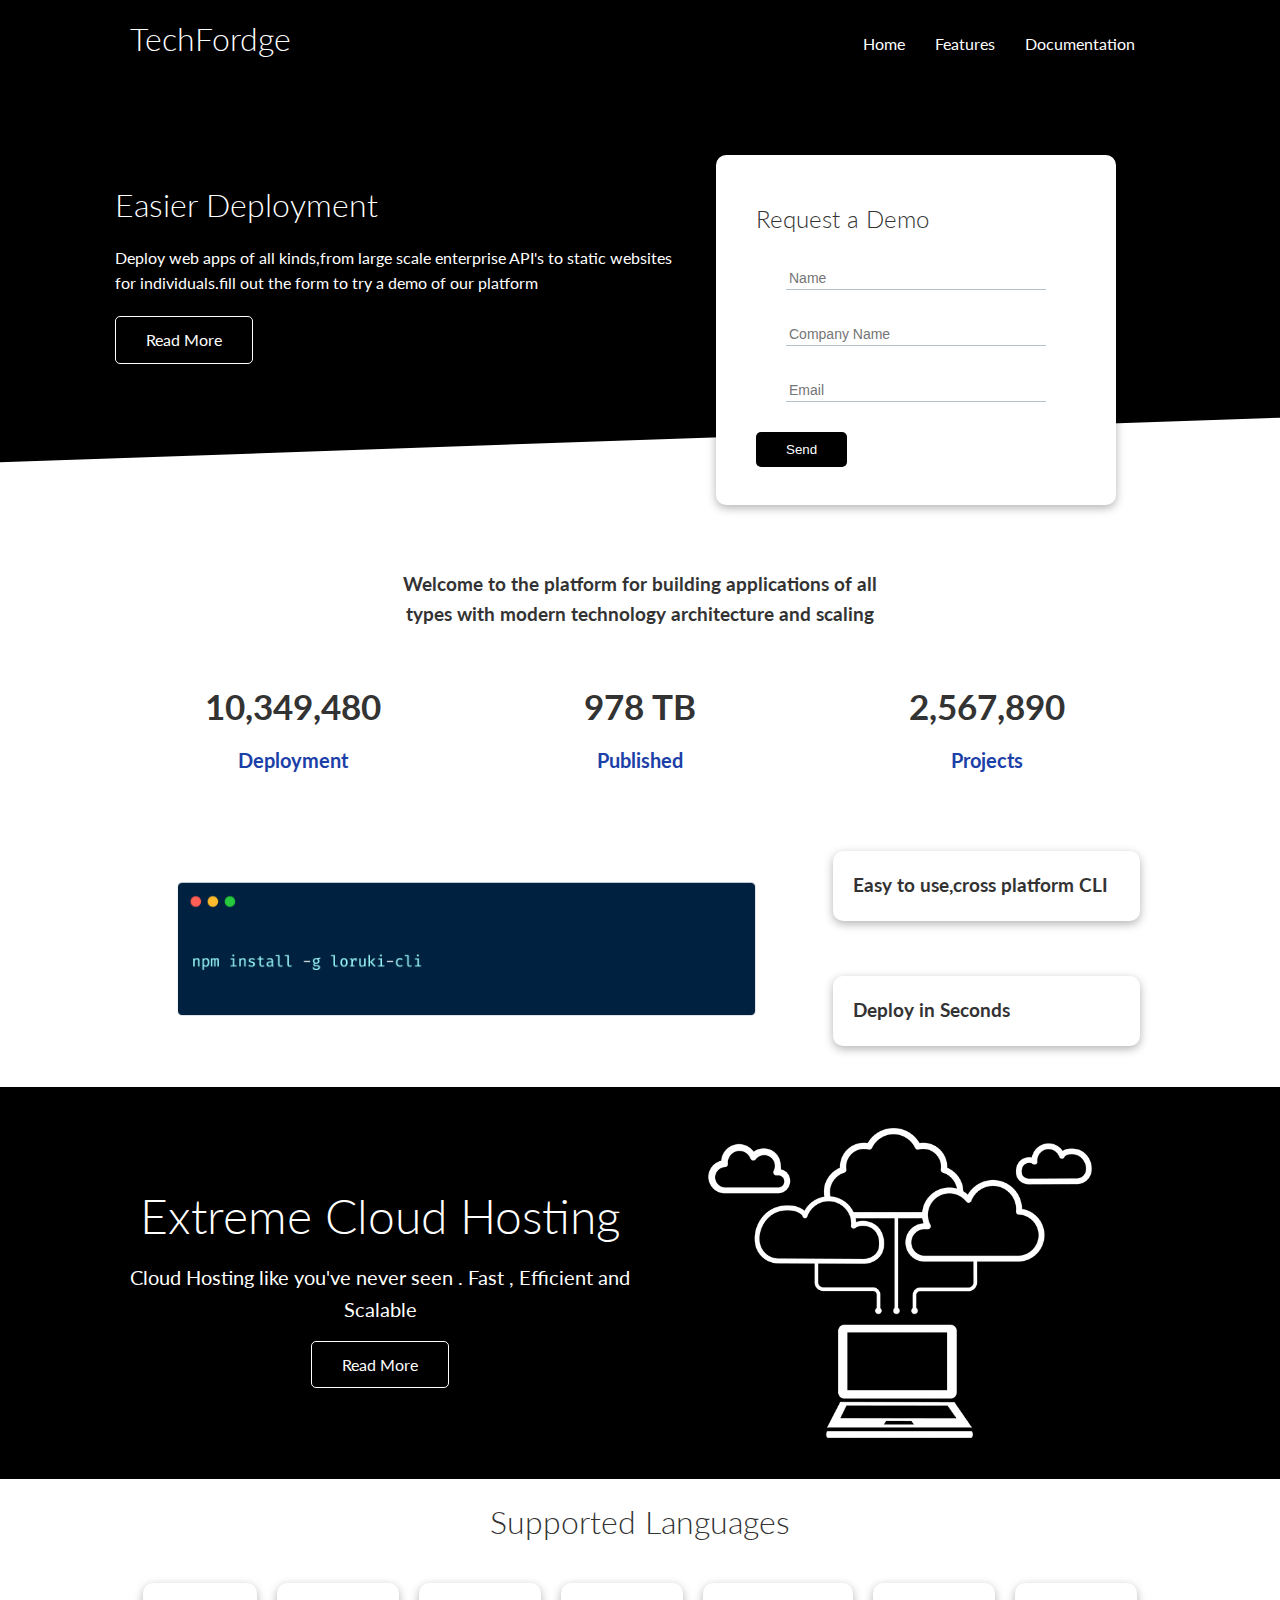
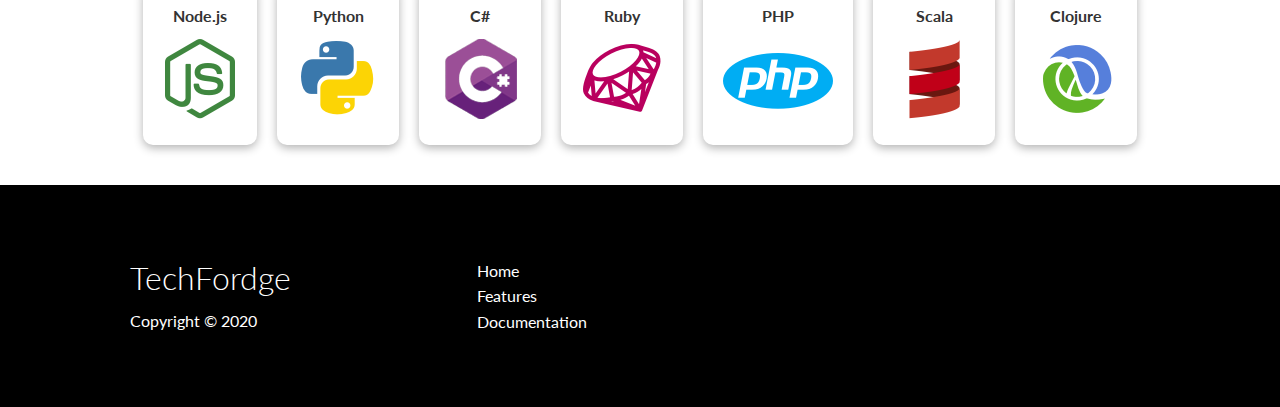
<file: html/index.html>
<!DOCTYPE html>
<html lang="en">
<head>
    <meta charset="UTF-8">
    <meta name="viewport" content="width=device-width, initial-scale=1.0">
    <link rel="stylesheet"  href="https://cdnjs.cloudflare.com/ajax/libs/font-awesome/6.5.1/css/all.min.css" integrity="sha512-DTOQO9RWCH3ppGqcWaEA1BIZOC6xxalwEsw9c2QQeAIftl+Vegovlnee1c9QX4TctnWMn13TZye+giMm8e2LwA==" crossorigin="anonymous" referrerpolicy="no-referrer" />
    <link rel="stylesheet" href="../css/utilities.css">
    <link rel="stylesheet" href="../css/style.css">
    <title>TechFordge | Cloud Hosting For Everyone </title>
</head>
<body>
    <!--navbar-->
    <div class="navbar">
        <div class="container flex">
            <h1 class="logo">TechFordge</h1>
            <nav>
                <ul>
                    <li><a href="index.html">Home</a></li>
                    <li><a href="features.html">Features</a></li>
                    <li><a href="docs.html">Documentation</a></li>
             
                </ul>         
            </nav>   
        </div>

    </div>
    <!--showcase-->
    <section class="showcase">
        <div class="container grid">
            <div class="showcase-text">
                <h1>Easier Deployment</h1>
                <p>Deploy web apps of all kinds,from large scale enterprise API's to static websites for individuals.fill out the form to try a demo of our platform 

                </p>
                <a href="features.html" class="btn btn-outline">Read More</a>
            </div>
            <div class="showcase-form card">
                <h2>Request a Demo</h2>
                <form>
                    <div class="form-control">
                        <input type="text" name="name" placeholder="Name" required>
                        
                    </div>
                    <div class="form-control">
                        <input type="text" name="company" placeholder="Company Name" required>

                    </div>
                    <div class="form-control">
                        <input type="email" name="email" placeholder="Email" required>

                    </div>
                    <input type="submit" value="Send" class="btn btn-primary">
                </form>
            </div>
            
        </div>
        
    </section>
    
    <!--stats-->
    <section class="stats">
        <div class="container">
            <h3 class="stats-heading text-center my-1">
                Welcome to the platform for building applications of all types with modern technology architecture and scaling
            </h3>
            <div class="grid grid-3 text-center my-4">
                <div><i class="fas fa-server fa-3x"></i>                        
                    <h3>10,349,480</h3>
                    <p class="text-secondary ">Deployment</p></div>
                <div><i class="fas fa-upload fa-3x"></i>
                    <h3>978 TB</h3>
                    <p class="text-secondary ">Published</p></div>
                <div><i class="fas fa-project-diagram fa-3x"></i>
                    <h3>2,567,890</h3>
                    <p class="text-secondary ">Projects</p></div>
             </div>
        </div>
    </section>
    <section class="cli">
        <div class="container grid">
            <img src="../images/cli.png" alt="">
            <div class="card">
                <h3>Easy to use,cross platform CLI</h3>
            </div>
        
        <div class="card">
            <h3>Deploy in Seconds</h3>
        </div>
    </div>
    </section>
    <section class="Cloud bg-primary my-2 py-2">
        <div class="container grid">
            <div class="text-center">
                <h2 class="lg">Extreme Cloud Hosting</h2>
                <p class="lead my-1">Cloud Hosting like you've never seen . Fast , Efficient and Scalable</p>
                <a href="features.html" class="btn btn-outline btn-primary">Read More</a>
           </div>
           <img src="../images/cloud.png" alt="">
       
        </div>
    </section>
    <section class="languages">
        <h2 class="md text-center my-2">Supported Languages</h2>
        <div class="container flex">
            <div class="card">
                <h4>Node.js</h4>
                <img src="../images/logos/node.png" alt="">
            </div>
            <div class="card">
                <h4>Python</h4>
                <img src="../images/logos/python.png" alt="">
            </div>
            <div class="card">
                <h4>C#</h4>
                <img src="../images/logos/csharp.png" alt="">
            </div>
            <div class="card">
                <h4>Ruby</h4>
                <img src="../images/logos/ruby.png" alt="">
            </div>
            <div class="card">
                <h4>PHP</h4>
                <img src="../images/logos/php.png" alt="">
            </div>
            <div class="card">
                <h4>Scala</h4>
                <img src="../images/logos/scala.png" alt="">
            </div>
            <div class="card">
                <h4>Clojure</h4>
                <img src="../images/logos/clojure.png" alt="">
            </div>
        </div>        
    </section>
    <footer class="footer bg-primary py-5">
        <div class="container grid grid-3">
            <div>
            <h1>
                TechFordge
            </h1>
            <p>Copyright &copy; 2020
            </p>
        </div>
        
        <nav>
            <ul>
                <li><a href="index.html">Home</a></li>
                <li><a href="features.html">Features</a></li>
                <li><a href="docs.html">Documentation</a></li>
               
            </ul>
        </nav>
        <div class="social">
            <a href="#"><i class="fab fa-github fa-2x"></i></a>
            <a href="#"><i class="fab fa-facebook fa-2x"></i></a>
            <a href="#"><i class="fab fa-instagram fa-2x"></i></a>
            <a href="#"><i class="fab fa-twitter fa-2x"></i></a>
        </div>
        </div>
    </footer>
</body>
</html>
</file>
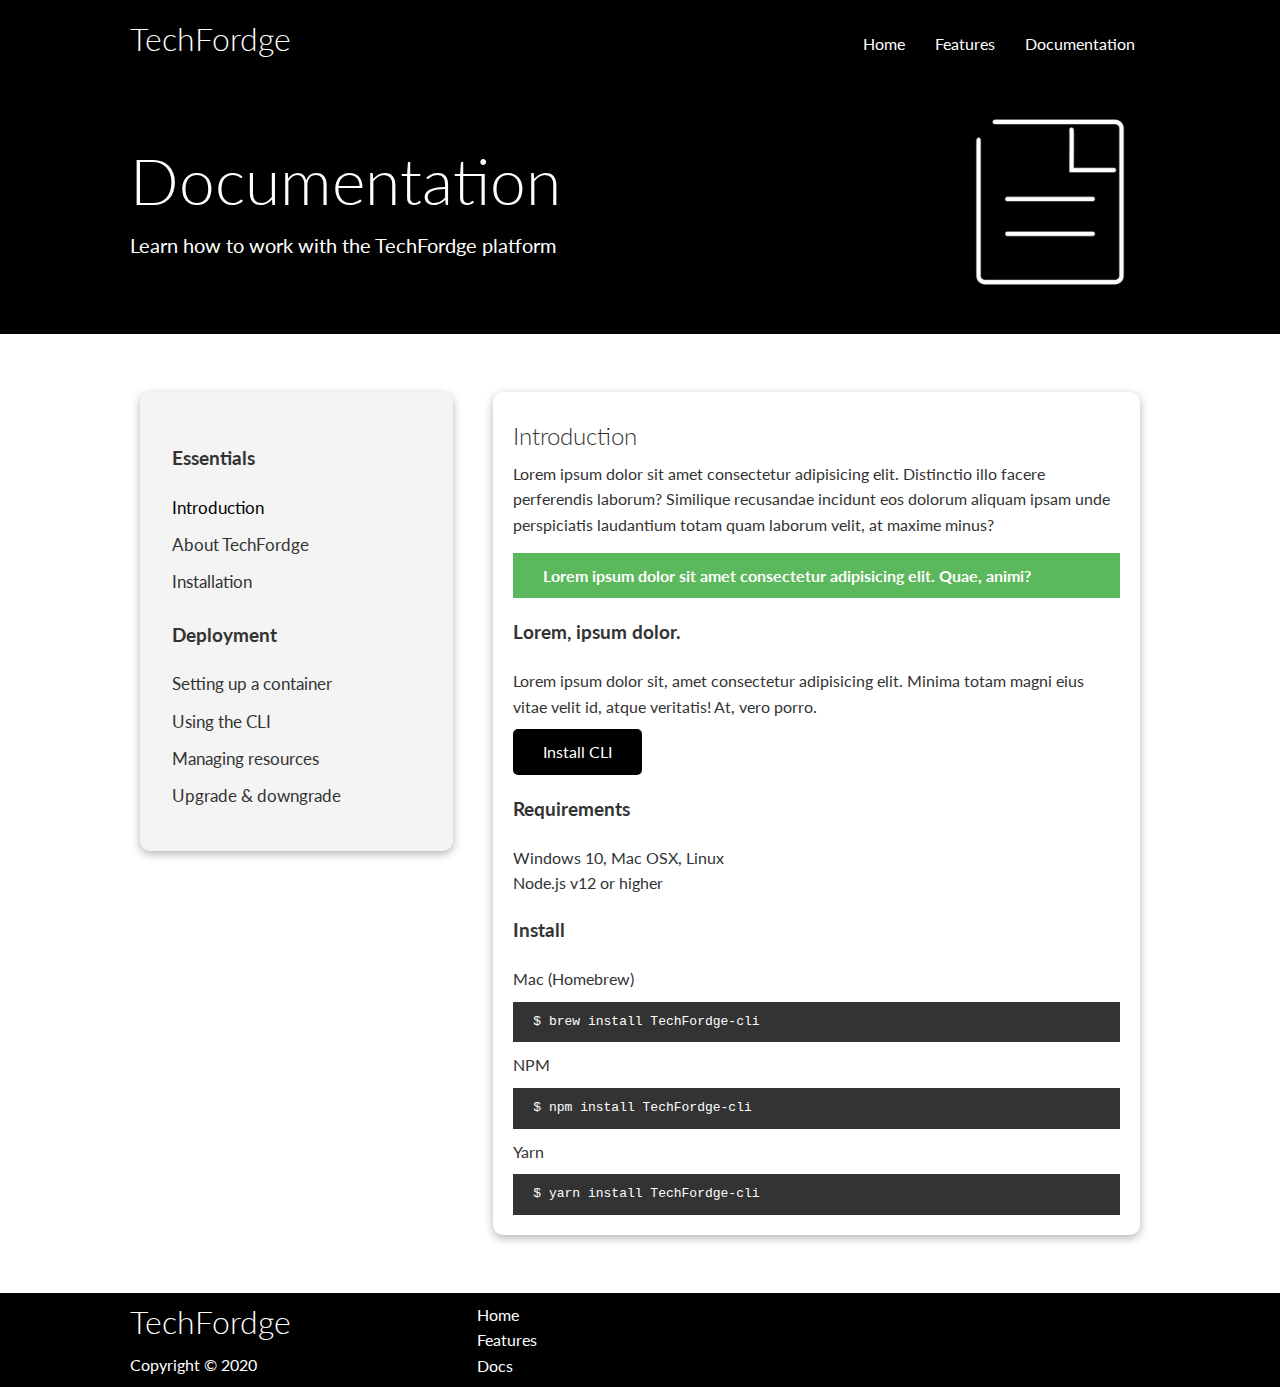
<file: html/docs.html>
<!DOCTYPE html>
<html lang="en">
<head>
    <meta charset="UTF-8">
    <meta name="viewport" content="width=device-width, initial-scale=1.0">
    <link rel="stylesheet"  href="https://cdnjs.cloudflare.com/ajax/libs/font-awesome/6.5.1/css/all.min.css" integrity="sha512-DTOQO9RWCH3ppGqcWaEA1BIZOC6xxalwEsw9c2QQeAIftl+Vegovlnee1c9QX4TctnWMn13TZye+giMm8e2LwA==" crossorigin="anonymous" referrerpolicy="no-referrer" />
    <link rel="stylesheet" href="../css/utilities.css">
    <link rel="stylesheet" href="../css/style.css">
    <title>TechFordge| Cloud Hosting For Everyone </title>
</head>
<body>
    <!--navbar-->
    <div class="navbar">
        <div class="container flex">
            <h1 class="logo">TechFordge</h1>
            <nav>
                <ul>
                    <li><a href="index.html">Home</a></li>
                    <li><a href="features.html">Features</a></li>
                    <li><a href="docs.html">Documentation</a></li>
             
                </ul>         
            </nav>   
        </div>

    </div>

    <section class="docs-head bg-primary py-3">
        <div class="container grid">
            <div>
                <h1 class="xl">Documentation
                </h1>
                <p class="lead">Learn how to work with the TechFordge platform</p>
            </div>
            <img src="../images/docs.png" alt="">
        </div>

    </section>

        <!-- Docs main -->
        <section class="docs-main my-4">
            <div class="container grid">
                <div class="card bg-light p-3">
                    <h3 class="my-2">Essentials</h3>
                    <nav>
                        <ul>
                            <li><a class="text-primary" href="#">Introduction</a></li>
                            <li><a href="#">About TechFordge</a></li>
                            <li><a href="#">Installation</a></li>
                        </ul>
                    </nav>
    
                    <h3 class="my-2">Deployment</h3>
                    <nav>
                        <ul>
                            <li><a href="#">Setting up a container</a></li>
                                <li><a href="#">Using the CLI</a></li>
                                <li><a href="#">Managing resources</a></li>
                                <li><a href="#">Upgrade & downgrade</a></li>
                        </ul>
                    </nav>
                </div>
                <div class="card">
                    <h2>Introduction</h2>
                    <p>Lorem ipsum dolor sit amet consectetur adipisicing elit. Distinctio illo facere perferendis laborum? Similique recusandae incidunt eos dolorum aliquam ipsam unde perspiciatis laudantium totam quam laborum velit, at maxime minus?</p>
    
                    <div class="alert alert-success">
                        <i class="fas fa-info"></i> Lorem ipsum dolor sit amet consectetur adipisicing elit. Quae, animi?
                    </div>
    
                    <h3>Lorem, ipsum dolor.</h3>
                    <p>Lorem ipsum dolor sit, amet consectetur adipisicing elit. Minima totam magni eius vitae velit id, atque veritatis! At, vero porro.</p>
                    <a href="#" class="btn btn-primary">Install CLI</a>
    
                    <h3>Requirements</h3>
                    <ul>
                        <li>Windows 10, Mac OSX, Linux</li>
                        <li>Node.js v12 or higher</li>
                    </ul>
    
                    <h3>Install</h3>
                    <p>Mac (Homebrew)</p>
                    <pre><code>$ brew install TechFordge-cli</code></pre>
                    <p>NPM</p>
                    <pre><code>$ npm install TechFordge-cli</code></pre>
                    <p>Yarn</p>
                    <pre><code>$ yarn install TechFordge-cli</code></pre>
    
                </div>
            </div>
        </section>
    

    

    <footer class="footer bg-primary ">
        <div class="container grid grid-3">
            <div>

            <h1>
                TechFordge
            </h1>
            <p>Copyright &copy; 2020
            </p>
        </div>
        
        <nav>
            <ul>
                <li><a href="index.html">Home</a></li>
                <li><a href="features.html">Features</a></li>
                <li><a href="docs.html">Docs</a></li>
               
            </ul>
        </nav>
        <div class="social">
            <a href="#"><i class="fab fa-github fa-2x"></i></a>
            <a href="#"><i class="fab fa-facebook fa-2x"></i></a>
            <a href="#"><i class="fab fa-instagram fa-2x"></i></a>
            <a href="#"><i class="fab fa-twitter fa-2x"></i></a>
        </div>
        </div>
    </footer>
</body>
</html>
</file>
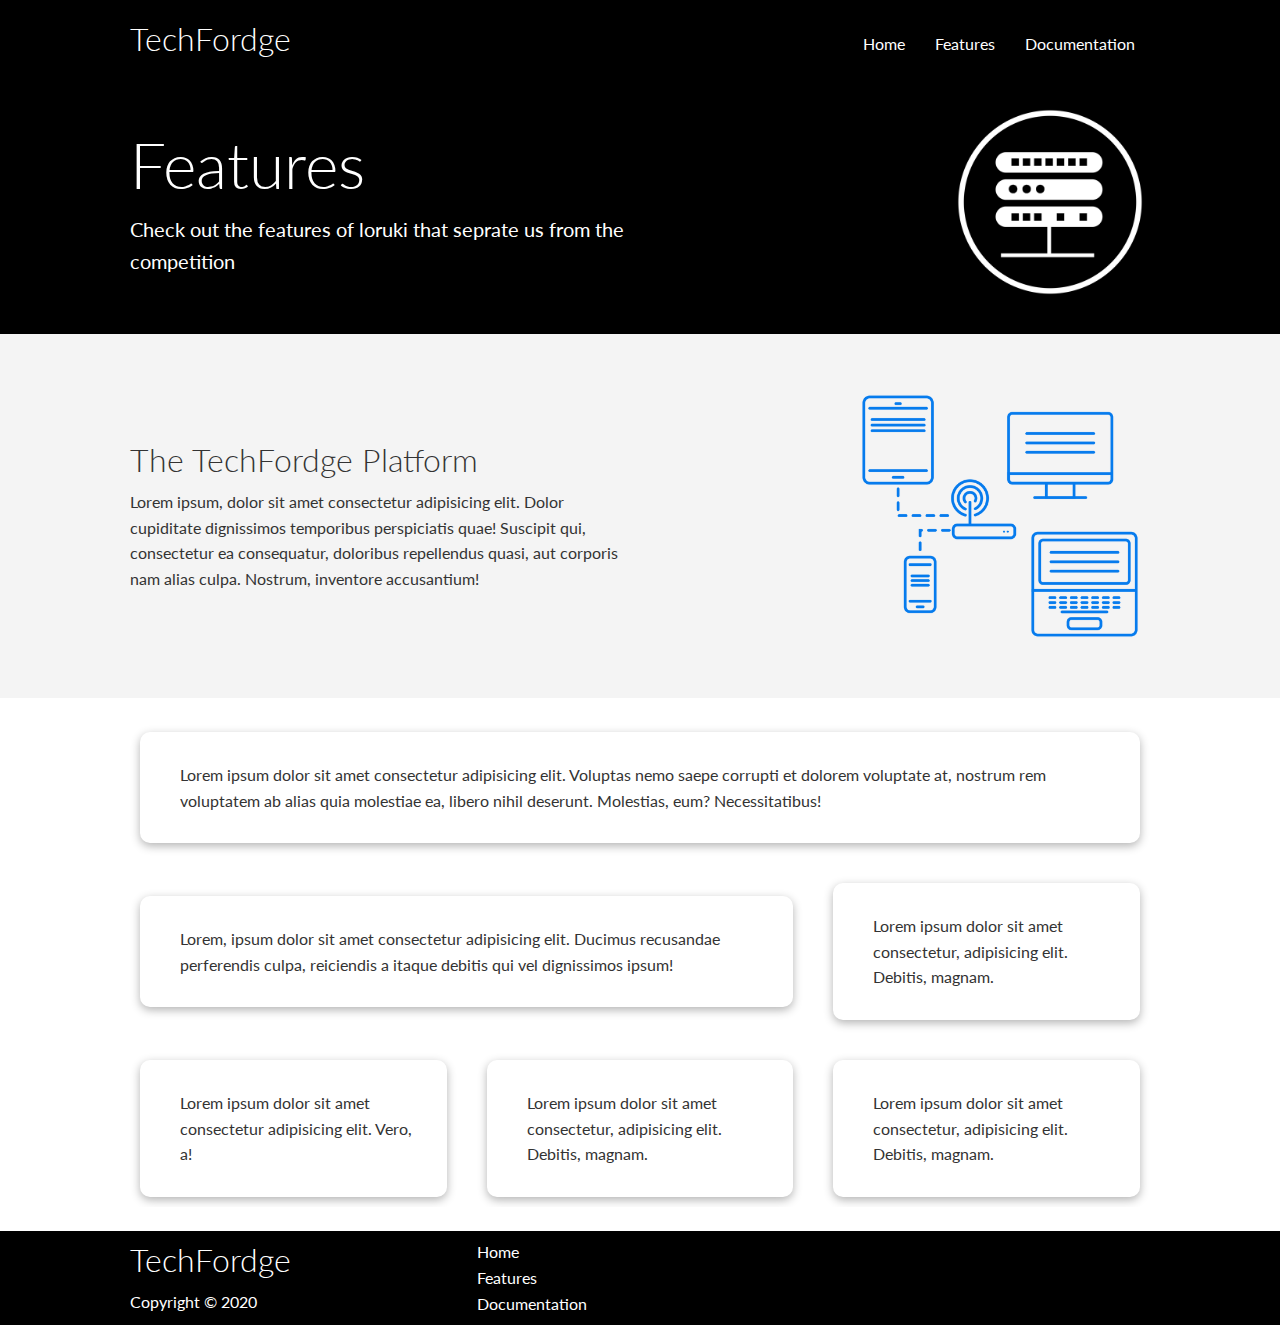
<file: html/features.html>
<!DOCTYPE html>
<html lang="en">
<head>
    <meta charset="UTF-8">
    <meta name="viewport" content="width=device-width, initial-scale=1.0">
    <link rel="stylesheet"  href="https://cdnjs.cloudflare.com/ajax/libs/font-awesome/6.5.1/css/all.min.css" integrity="sha512-DTOQO9RWCH3ppGqcWaEA1BIZOC6xxalwEsw9c2QQeAIftl+Vegovlnee1c9QX4TctnWMn13TZye+giMm8e2LwA==" crossorigin="anonymous" referrerpolicy="no-referrer" />
    <link rel="stylesheet" href="../css/utilities.css">
    <link rel="stylesheet" href="../css/style.css">
    <title>TechFordge | Cloud Hosting For Everyone </title>
</head>
<body>
    <!--navbar-->
    <div class="navbar">
        <div class="container flex">
            <h1 class="logo">TechFordge</h1>
            <nav>
                <ul>
                    <li><a href="index.html">Home</a></li>
                    <li><a href="features.html">Features</a></li>
                    <li><a href="docs.html">Documentation</a></li>
             
                </ul>         
            </nav>   
        </div>

    </div>

    <section class="features-head bg-primary py-3">
        <div class="container grid">
            <div>
                <h1 class="xl">Features</h1>
                <p class="lead">Check out the features of loruki that seprate us from the competition</p>
            </div>
            <img src="../images/server.png" alt="">
        </div>

    </section>

     <!-- Sub head -->
     <section class="features-sub-head bg-light py-3">
        <div class="container grid">
            <div>
                <h1 class="md">The TechFordge Platform</h1>
                <p>
                    Lorem ipsum, dolor sit amet consectetur adipisicing elit. Dolor cupiditate dignissimos temporibus perspiciatis quae! Suscipit qui, consectetur ea consequatur, doloribus repellendus quasi, aut corporis nam alias culpa. Nostrum, inventore accusantium!
                </p>
            </div>
            <img src="../images/server2.png" alt="">
        </div>
    </section>

    <section class="features-main my-2">
        <div class="container grid grid-3">
            <div class="card flex">
                <i class="fas fa-server fa-3x"></i>
                <p>Lorem ipsum dolor sit amet consectetur adipisicing elit. Voluptas nemo saepe corrupti et dolorem voluptate at, nostrum rem voluptatem ab alias quia molestiae ea, libero nihil deserunt. Molestias, eum? Necessitatibus!</p>
            </div>
            <div class="card flex">
                <i class="fas fa-network-wired fa-3x"></i>
                <p>
                    Lorem, ipsum dolor sit amet consectetur adipisicing elit. Ducimus
                    recusandae perferendis culpa, reiciendis a itaque debitis qui vel
                    dignissimos ipsum!
                </p>
            </div>
            <div class="card flex">
                <i class="fas fa-laptop-code fa-3x"></i>
                <p>
                    Lorem ipsum dolor sit amet consectetur, adipisicing elit. Debitis,
                    magnam.
                </p>
            </div>
            <div class="card flex">
                <i class="fas fa-database fa-3x"></i>
                <p>
                    Lorem ipsum dolor sit amet consectetur adipisicing elit. Vero, a!
                </p>
            </div>
            <div class="card flex">
                <i class="fas fa-power-off fa-3x"></i>
                <p>
                    Lorem ipsum dolor sit amet consectetur, adipisicing elit. Debitis,
                    magnam.
                </p>
            </div>
            <div class="card flex">
                <i class="fas fa-upload fa-3x"></i>
                <p>
                    Lorem ipsum dolor sit amet consectetur, adipisicing elit. Debitis,
                    magnam.
                </p>
            </div>
        </div>
    </section>
    

    <footer class="footer bg-primary ">
        <div class="container grid grid-3">
            <div>

            <h1>
                TechFordge
            </h1>
            <p>Copyright &copy; 2020
            </p>
        </div>
        
        <nav>
            <ul>
                <li><a href="index.html">Home</a></li>
                <li><a href="features.html">Features</a></li>
                <li><a href="docs.html">Documentation</a></li>
               
            </ul>
        </nav>
        <div class="social">
            <a href="#"><i class="fab fa-github fa-2x"></i></a>
            <a href="#"><i class="fab fa-facebook fa-2x"></i></a>
            <a href="#"><i class="fab fa-instagram fa-2x"></i></a>
            <a href="#"><i class="fab fa-twitter fa-2x"></i></a>
        </div>
        </div>
    </footer>
</body>
</html>
</file>
<file: css/utilities.css>
.container{
    max-width: 1100px;
    margin: 0 auto;
    overflow: auto;
    padding: 0 40px;
}
.card{
    background-color: #fff;
    color: #333;
    border-radius: 10px;
    box-shadow: 0 3px 10px rgba(0, 0, 0, 0.301);
    padding:20px;
    margin:10px;
}
.btn{
    display: inline-block;
    padding: 10px 30px;
    cursor: pointer;
    background: var(--primary-color);
    color: #fff;
    border: none;
    border-radius: 5px;
}
.btn-outline{
    background-color: transparent;
    border: #fff 1px solid;
}
.btn:hover{
    transform: scale(0.97);
}
.lead{
    font-size: 20px;
}
.sm{
    font-size: 1rem ;
}
.md{
    font-size: 2rem;
}
.lg{
    font-size: 3rem;
}
.xl{
    font-size: 4rem;
}
.bg-primary,.btn-primary{
    background-color: var(--primary-color);
    color: #fff;
}
.bg-secondary,.btn-secondary{
    background-color: var(--secondary-color);
    color: #fff;
}
.bg-dark,.btn-dark{
    background-color: var(--dark-color);
    
    color: #fff;
}
.bg-light,.btn-light{
    background-color: var(--light-color);
    color: #333;
}
.bg-primary a,.btn-primary a,.bg-secondary a,.btn-secondary a,.bg-dark a,.btn-dark a{
    color: #fff;
}
.text-primary{
        color: var(--primary-color);
        
    }
    .text-secondary{
        color: var(--secondary-color);
        
    }
    .text-dark{
        color: var(--dark-color);
    }
    .text-light{
        color: var(--light-color);
    
    }


.text-center{
    text-align: center;
}
.alert{
    background-color: var(--light-color);
    padding: 10px 20px;
    font-weight: bold;
    margin: 15px 0;

}
.alert i{
    margin-right: 10px;
}
.alert-success{
    background-color: var(--success-color);
    color: #fff;
}
.alert-error{
    background-color: var(--error-color);
    color: #fff;
}



.flex{
    justify-content:center;
    align-items: center;
    display: flex;
}
.grid{
    display: grid;
    grid-template-columns: repeat(2,1fr);
    
    gap: 20px ;
    justify-content: center;
    align-items: center;
    height: 100%;
}
.grid-3{
    grid-template-columns: repeat(3,1fr);
}
.my-1{
    margin: 1rem 0;
}
.my-2{
    margin: 1.5rem 0;
}
.my-3{
    margin: 2rem 0;
}
.my-4{
    margin: 3rem 0;
}
.my-5{
    margin: 4rem 0;
}
.m-1{
    margin: 1rem ;
}
.m-2{
    margin: 1.5rem ;
}
.m-3{
    margin: 2rem ;
}
.m-4{
    margin: 3rem ;
}
.m-5{
    margin: 4rem ;
}
.py-1{
    padding: 1rem 0;
}
.py-2{
    padding: 1.5rem 0;
}
.py-3{
    padding: 2rem 0;
}
.py-4{
    padding: 3rem 0;
}
.py-5{
    padding: 4rem 0;
}
.p-1{
    padding: 1rem ;
}
.p-2{
    padding: 1.5rem ;
}
.p-3{
    padding: 2rem ;
}
.p-4{
    padding: 3rem ;
}
.p-5{
    padding: 4rem ;
}
</file>
<file: css/style.css>
@import url('https://fonts.googleapis.com/css2?family=Lato:wght@300&display=swap');

:root{
    --primary-color:black;
    --secondary-color:#1c3fa8;
    --dark-color:#ffff;
    --light-color:#f4f4f4;
    --success-color:#5cb85c;
    --error-color:#d9534f;

}
*{
    box-sizing: border-box;  
    padding: 0;
    margin: 0;
}
body{
    font-family: 'lato',sans-serif;
    color: #333;
    line-height: 1.6;
    }
ul{
    list-style-type:none;
}
a{
    text-decoration: none;
    color: #333;
}
h1,h2{
    font-weight:300 ;
    line-height: 1.2;
    margin: 10px 0;
    
}
p{
    margin: 10px 0;
}
img{
    width: 100%;
}
code , pre{
    background: #333;
    color: #fff;
    padding: 10px;
}
.navbar{
    background-color:var(--primary-color);
    color: #fff;
    height: 70px;
}
.navbar ul{
    display:flex;
}
.navbar a{
    color: #fff;
    padding: 10px;
    margin :0 5px;
}
.navbar a:hover{
    border-bottom: 2px #fff solid;
}
.navbar .flex{
    justify-content: space-between;
}
.navbar h1,
.navbar ul{
    margin-top: 20px;
}
/*showcase*/
.showcase{
    height: 400px;
    background: var(--primary-color);
    color: #fff;
    position: relative;
}
.shoecase h1{
    font-size: 40px;
}
.showcase p{
    margin: 20px 0;

}
.showcase .grid{
    overflow: visible;
    grid-template-columns: 55% 45%;
    gap: 30px;
}
.showcase-text{
    animation: slideInFromLeft 1s ease-in;
}

.showcase-form{
    position: relative;
    top: 60px;
    height: 350px;
    width: 400px;
    padding: 40px;
    z-index: 100;
    animation: slideInFromRight 1s ease-in;
}
.showcase-form .form-control{
    margin: 30px;
    
}
.showcase-form input[type='text'],
.showcase-form input[type='email']{
    border: 0;
    border-bottom: #b4becd 1px solid;
    width: 100%;
    padding: 3px;
    font-size: 14px;
    align-items: flex-start;
}
.showcase-form input:focus{
    outline: none;
}

.showcase::after{
    content: 'HELLO';
    position: absolute;
    height: 100px;
    bottom: -70px;
    right: 0;
    left: 0px;
    background-color: #fff;
    transform:skewY(-2deg);
    -webkit-transform:skewY(-2deg);
    -moz-transform:skewY(-2deg);
    -ms-transform:skewY(-2deg);
}   

/*stats*/
.stats{
    padding-top: 100px;
    animation: slideInFromBottom 1s ease-in;
}
.stats-heading{
    max-width: 500px;
    margin: auto;
}
.stats .grid  h3{
    font-size: 35px;
}
.stats .grid p{
    font-size: 20px;
    font-weight: bold;
}
.cli .grid{
    grid-template-columns: repeat(3,1fr);
    grid-template-rows: repeat(2,1fr);
}
.cli .grid >*:first-child{
    grid-column: 1 /span 2;
    grid-row: 1/ span 2;
}


.cloud .grid{
    grid-template-columns: 4fr 3fr;
}
.languages .flex{
    flex-wrap: wrap;
}
.languages .card{
    text-align: center;
    margin:18px 10px 40px;
    transition: transform 0.2s ease-in;

}
.languages .card h4{
    font-size: 16px;
    margin-bottom: 10px;
}
.languages .card:hover{
    transform: translateY(-15px);

}
.features-head img, .docs-head img{
    width: 200px;
    justify-self: flex-end;
}
.features-sub-head img{
    width: 300px;
    justify-self: flex-end;
}
.features-main .card> i{
    margin-right: 20px;
}
.features-main.grid{
    padding: 30px;
}
.features-main  .grid-3>*:first-child{
    grid-column:  1 / span 3;
}
.features-main  .grid-3>*:nth-child(2){
    grid-column:  1 / span 2;
}
.docs-main h3{
    margin: 20px 0;
}
.docs-main .grid{
    grid-template-columns: 1fr 2fr;
    align-items: flex-start;
}
.docs-main nav li{
    font-size: 17px;
    padding-bottom: 5px;
    margin-bottom: 5px;
    border-bottom: 1px;
}
.docs-main a:hover{
    font-weight: bold;
}

.footer {
    margin: 0%;
}
.footer .social a{
    margin: 0  5px;
}

@keyframes slideInFromLeft{
    0%{
        transform: translateX(-100%);
    }
    100%{
        transform: translateX(0);
    }
}
@keyframes slideInFromRight{
    0%{
        transform: translateX(100%);
    }
    100%{
        transform: translateX(0);
    }
}
@keyframes slideInFromTop{
    0%{
        transform: translateY(-100%);
    }
    100%{
        transform: translateX(0);
    }
}
@keyframes slideInFromBottom{
    0%{
        transform: translateY(100%);
    }
    100%{
        transform: translateX(0);
    }
}
@media(max-width:768px){
 .grid, .showcase .grid,
    .stats .grid,
    .cli .grid,
    .cloud .grid,.feattures-main .grid,
    .docs-main .grid{
        grid-template-columns: 1fr;
        grid-template-rows: 1fr;
    }
    .showcase {
        height: auto;
    }
    .showcase-text{
        text-align: center;
        margin-top: 40px;
        animation: slideInFromTop 1s ease-in;

    }
    .showcase-form{
        justify-self: center;
        margin: auto;
        animation: slideInFromBottom 1s ease-in;
    }
    .cli .grid >*:first-child{
        grid-column: 1 ;
        grid-row: 1;
    }
    .features-head,
    .features-sub-head,
    .docs-head{
        text-align: center;
        
    }
    .features-head img,
    .features-sub-head img,
    .docs-head img{
        justify-self: center;

    }
    .features-main .grid>*:first-child,
    .features-main .grid>*:nth-child(2){
        grid-column: 1;

    }


}

@media(max-width:500px){
    .navbar{
        height: 130px;
    }
    .navbar .flex{
        flex-direction: column;
    }
    .navbar ul{
        padding: 10px;
        background-color: black;
        
    
    }
    .navbar a:hover{
        border-bottom: 2px #fff solid;

    }
}
</file>
